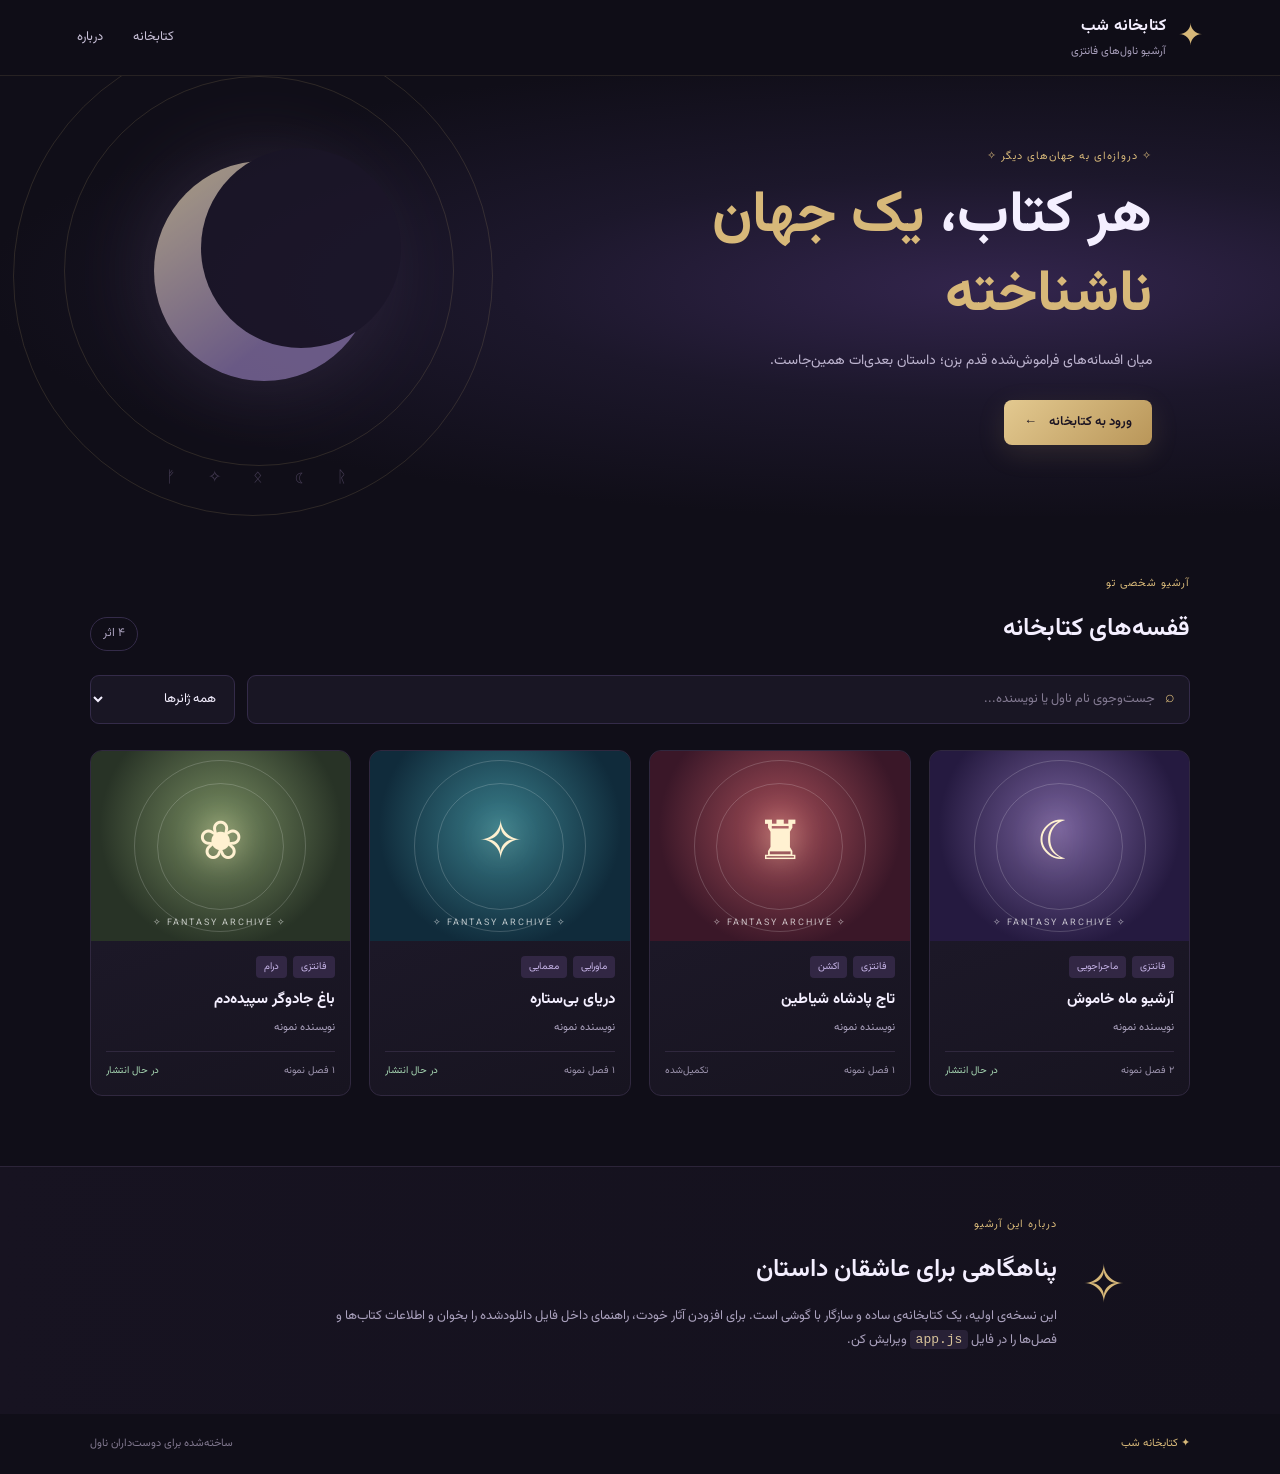
<file: index.html>
<!doctype html>
<html lang="fa" dir="rtl">
<head>
  <meta charset="utf-8">
  <meta name="viewport" content="width=device-width, initial-scale=1">
  <meta name="theme-color" content="#100e18">
  <meta name="description" content="کتابخانه‌ای تاریک و فانتزی برای آرشیو و مطالعه آنلاین ناول‌ها">
  <title>کتابخانه شب | آرشیو ناول</title>
  <link rel="stylesheet" href="style.css">
</head>
<body>
  <header class="topbar">
    <a class="brand" href="#" id="homeLink" aria-label="صفحه اصلی">
      <span class="brand-mark">✦</span>
      <span><strong>کتابخانه شب</strong><small>آرشیو ناول‌های فانتزی</small></span>
    </a>
    <button class="menu-button" id="menuButton" aria-label="نمایش منو">☰</button>
    <nav id="topNav">
      <a href="#library">کتابخانه</a>
      <a href="#about">درباره</a>
    </nav>
  </header>

  <main>
    <section class="hero">
      <div class="hero-orb orb-one"></div><div class="hero-orb orb-two"></div>
      <div class="hero-content">
        <p class="eyebrow">✧ دروازه‌ای به جهان‌های دیگر ✧</p>
        <h1>هر کتاب، <span>یک جهان ناشناخته</span></h1>
        <p class="hero-copy">میان افسانه‌های فراموش‌شده قدم بزن؛ داستان بعدی‌ات همین‌جاست.</p>
        <a class="primary-button" href="#library">ورود به کتابخانه <span>←</span></a>
      </div>
      <div class="moon" aria-hidden="true"><span></span></div>
      <div class="hero-runes" aria-hidden="true">ᚠ　✧　ᛟ　☾　ᚱ</div>
    </section>

    <section class="library-section" id="library">
      <div class="section-heading">
        <div><p class="eyebrow">آرشیو شخصی تو</p><h2>قفسه‌های کتابخانه</h2></div>
        <span class="count" id="novelCount">۰ اثر</span>
      </div>
      <div class="tools">
        <label class="search-box"><span>⌕</span><input id="searchInput" type="search" placeholder="جست‌وجوی نام ناول یا نویسنده..." autocomplete="off"></label>
        <select id="genreFilter" aria-label="فیلتر ژانر">
          <option value="all">همه ژانرها</option>
        </select>
      </div>
      <div id="novelGrid" class="novel-grid"></div>
      <p id="emptyState" class="empty-state" hidden>چیزی پیدا نشد؛ عبارت دیگری را امتحان کن.</p>
    </section>

    <section class="about-section" id="about">
      <div class="sigil">✧</div>
      <div><p class="eyebrow">درباره این آرشیو</p><h2>پناهگاهی برای عاشقان داستان</h2>
      <p>این نسخه‌ی اولیه، یک کتابخانه‌ی ساده و سازگار با گوشی است. برای افزودن آثار خودت، راهنمای داخل فایل دانلودشده را بخوان و اطلاعات کتاب‌ها و فصل‌ها را در فایل <code>app.js</code> ویرایش کن.</p></div>
    </section>
  </main>

  <footer><span>✦ کتابخانه شب</span><span>ساخته‌شده برای دوست‌داران ناول</span></footer>

  <div class="modal-backdrop" id="novelModal" hidden>
    <section class="modal" role="dialog" aria-modal="true" aria-labelledby="modalTitle">
      <button class="close-button" id="closeModal" aria-label="بستن">×</button>
      <div id="novelDetails"></div>
    </section>
  </div>

  <div class="reader-backdrop" id="reader" hidden>
    <article class="reader-panel">
      <header class="reader-top">
        <button id="closeReader" class="text-button">← بازگشت به کتاب</button>
        <button id="fontMinus" class="reader-control" aria-label="کوچک کردن متن">A−</button>
        <button id="fontPlus" class="reader-control" aria-label="بزرگ کردن متن">A+</button>
      </header>
      <div class="reader-inner">
        <p class="eyebrow" id="readerNovel"></p>
        <h1 id="chapterTitle"></h1>
        <div class="reader-rule">✦ ───────── ✦</div>
        <div id="chapterText" class="chapter-text"></div>
        <div class="chapter-navigation">
          <button id="prevChapter" class="secondary-button">فصل قبلی</button>
          <span id="chapterPosition"></span>
          <button id="nextChapter" class="primary-button">فصل بعدی ←</button>
        </div>
      </div>
    </article>
  </div>
  <script src="app.js"></script>
</body>
</html>
</file>
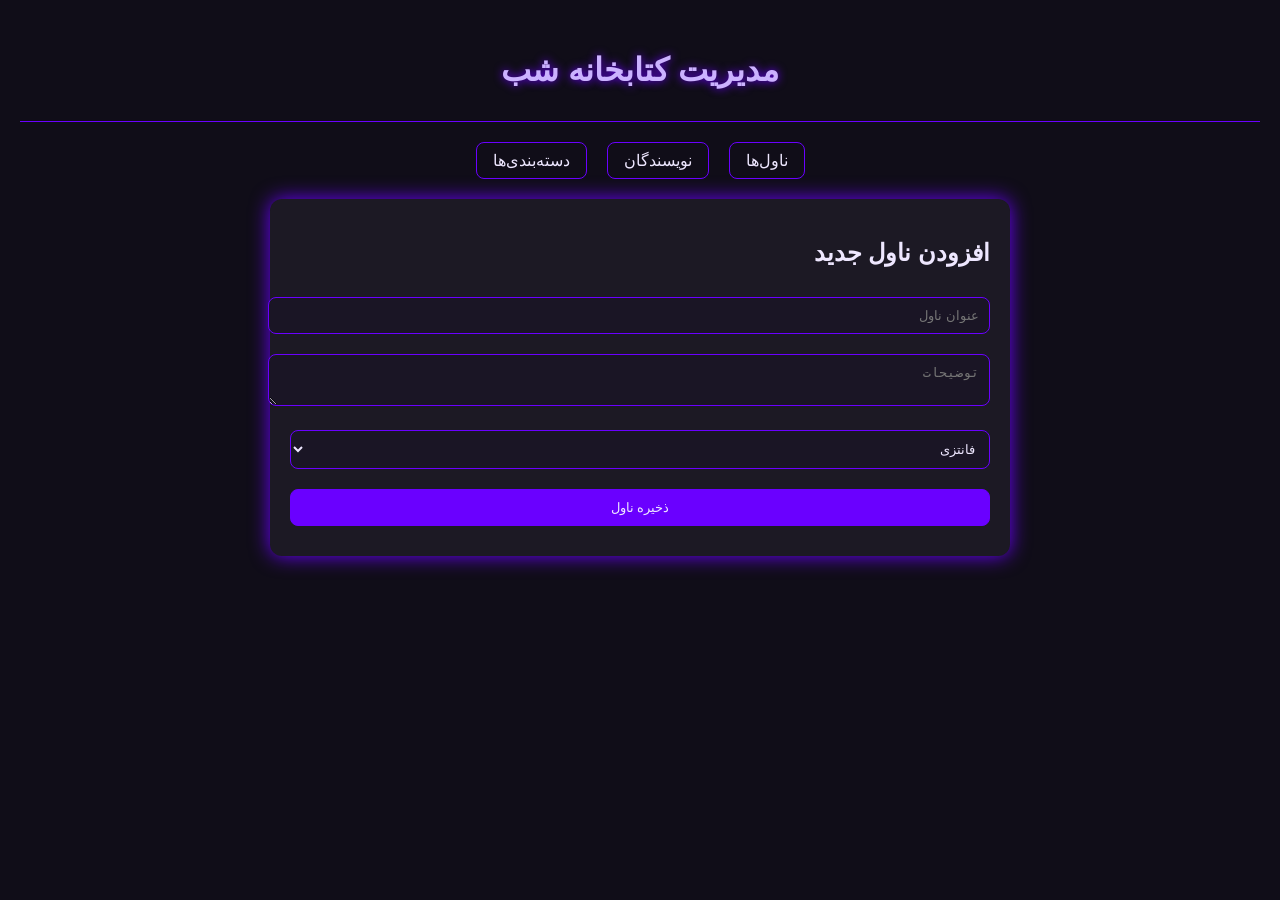
<file: admin.html>
<!DOCTYPE html>
<html lang="fa" dir="rtl">
<head>
  <meta charset="UTF-8">
  <meta name="viewport" content="width=device-width, initial-scale=1.0">
  <title>مدیریت کتابخانه شب</title>
  <style>
    body {
      margin: 0;
      padding: 20px;
      background: #100d18;
      color: #eee7ff;
      font-family: sans-serif;
    }
    header {
      text-align: center;
      padding: 10px 0;
      border-bottom: 1px solid #6a00ff;
      color: #cbb2ff;
      text-shadow: 0 0 10px #6a00ff;
    }
    nav {
      display: flex;
      justify-content: center;
      gap: 20px;
      margin: 20px 0;
    }
    nav a {
      color: #eee7ff;
      text-decoration: none;
      padding: 8px 16px;
      border: 1px solid #6a00ff;
      border-radius: 8px;
      transition: 0.3s;
    }
    nav a:hover {
      background: #6a00ff;
      color: #fff;
    }
    main {
      max-width: 700px;
      margin: 0 auto;
      background: rgba(255,255,255,0.05);
      border-radius: 12px;
      box-shadow: 0 0 20px #6a00ff;
      padding: 20px;
    }
    input, textarea, select, button {
      width: 100%;
      margin: 10px 0;
      padding: 10px;
      border-radius: 8px;
      border: 1px solid #6a00ff;
      background: #1a1525;
      color: #eee7ff;
    }
    button {
      background: #6a00ff;
      cursor: pointer;
      transition: 0.3s;
    }
    button:hover {
      background: #8a2fff;
    }
  </style>
</head>
<body>
  <header>
    <h1>مدیریت کتابخانه شب</h1>
  </header>
  <nav>
    <a href="#novels">ناول‌ها</a>
    <a href="#authors">نویسندگان</a>
    <a href="#categories">دسته‌بندی‌ها</a>
  </nav>
  <main>
    <section id="novels">
      <h2>افزودن ناول جدید</h2>
      <input type="text" placeholder="عنوان ناول">
      <textarea placeholder="توضیحات"></textarea>
      <select>
        <option>فانتزی</option>
        <option>درام</option>
        <option>اکشن</option>
      </select>
      <button>ذخیره ناول</button>
    </section>
  </main>
</body>
</html>
</file>
<file: style.css>
@import url('https://fonts.googleapis.com/css2?family=Vazirmatn:wght@300;400;500;600;700;800&display=swap');
:root{--bg:#100e18;--panel:#191624;--panel2:#211c30;--line:#342b49;--text:#f4efff;--muted:#aaa1bd;--gold:#d7b879;--purple:#a58ae8;--glow:rgba(165,138,232,.2)}
*{box-sizing:border-box}html{scroll-behavior:smooth}body{margin:0;background:var(--bg);color:var(--text);font-family:"Vazirmatn",Tahoma,sans-serif;line-height:1.8}a{color:inherit;text-decoration:none}button,input,select{font:inherit}button{cursor:pointer}.topbar{height:76px;display:flex;align-items:center;justify-content:space-between;padding:0 clamp(18px,6vw,88px);border-bottom:1px solid rgba(215,184,121,.12);background:rgba(16,14,24,.92);position:sticky;top:0;z-index:5;backdrop-filter:blur(14px)}.brand{display:flex;align-items:center;gap:12px}.brand-mark{font-size:30px;color:var(--gold)}.brand strong,.brand small{display:block}.brand strong{font-size:16px;letter-spacing:.2px}.brand small{font-size:11px;color:var(--muted)}nav{display:flex;gap:30px;color:#c9c1d8;font-size:13px}nav a:hover{color:var(--gold)}.menu-button{display:none;background:none;border:0;color:var(--text);font-size:24px}
.hero{min-height:440px;position:relative;overflow:hidden;display:flex;align-items:center;padding:68px clamp(22px,10vw,150px);background:radial-gradient(ellipse at 78% 48%,#33254d 0%,#1c172b 35%,#100e18 72%)}.hero-content{position:relative;z-index:2;max-width:620px}.eyebrow{color:var(--gold);font-size:11px;letter-spacing:1px;margin:0 0 12px}.hero h1{font-size:clamp(32px,5vw,58px);line-height:1.35;margin:0 0 14px;font-weight:700}.hero h1 span{color:var(--gold)}.hero-copy{color:#bdb4cf;font-size:14px;max-width:450px;margin-bottom:26px}.primary-button,.secondary-button{display:inline-flex;align-items:center;justify-content:center;gap:12px;border:0;border-radius:8px;padding:11px 20px;font-size:13px;font-weight:600;transition:.2s}.primary-button{background:linear-gradient(135deg,#e3c990,#b99659);color:#1b1422;box-shadow:0 8px 28px rgba(215,184,121,.13)}.primary-button:hover{transform:translateY(-2px);filter:brightness(1.06)}.secondary-button{background:#282236;color:#e5dff0;border:1px solid #433750}.moon{position:absolute;width:220px;height:220px;border-radius:50%;left:12%;top:85px;background:linear-gradient(145deg,#e7d7ad,#8b76ad 70%);opacity:.72;box-shadow:0 0 90px rgba(190,157,218,.22)}.moon span{position:absolute;width:200px;height:200px;right:-27px;top:-13px;border-radius:50%;background:#1d172b}.hero-orb{position:absolute;border:1px solid rgba(215,184,121,.15);border-radius:50%}.orb-one{width:390px;height:390px;left:5%;top:0}.orb-two{width:480px;height:480px;left:1%;top:-40px}.hero-runes{position:absolute;left:13%;bottom:22px;color:#a28cbd;opacity:.35;letter-spacing:8px}
.library-section{padding:58px clamp(18px,7vw,100px) 70px;max-width:1500px;margin:auto}.section-heading{display:flex;align-items:end;justify-content:space-between;margin-bottom:24px}.section-heading h2,.about-section h2{font-size:25px;margin:0;font-weight:600}.count{font-size:12px;color:var(--muted);border:1px solid var(--line);padding:5px 12px;border-radius:20px}.tools{display:flex;gap:12px;margin-bottom:26px}.search-box{display:flex;align-items:center;gap:10px;flex:1;background:var(--panel);border:1px solid var(--line);border-radius:9px;padding:0 14px;color:var(--gold)}.search-box input{width:100%;padding:12px 0;background:transparent;border:0;outline:0;color:var(--text);font-size:13px}.search-box input::placeholder{color:#827991}.tools select{background:var(--panel);border:1px solid var(--line);color:var(--text);padding:0 14px;border-radius:9px;min-width:145px;outline:none;font-size:13px}.novel-grid{display:grid;grid-template-columns:repeat(4,minmax(0,1fr));gap:18px}.novel-card{background:linear-gradient(160deg,#201b2d,#171420);border:1px solid #30283f;border-radius:12px;overflow:hidden;transition:.25s;cursor:pointer;min-width:0}.novel-card:hover{transform:translateY(-5px);border-color:#766092;box-shadow:0 15px 35px rgba(0,0,0,.18)}.cover{height:190px;display:flex;align-items:center;justify-content:center;position:relative;overflow:hidden;background:radial-gradient(circle at 50% 40%,var(--cover2),var(--cover1) 70%)}.cover:before,.cover:after{content:"";position:absolute;border:1px solid rgba(255,255,255,.18);border-radius:50%;width:170px;height:170px}.cover:after{width:125px;height:125px}.cover-symbol{font-size:54px;z-index:1;color:#fff1d1;text-shadow:0 0 30px rgba(255,235,190,.55)}.cover-label{position:absolute;bottom:10px;right:12px;left:12px;text-align:center;font-size:9px;letter-spacing:2px;color:rgba(255,255,255,.7)}.card-body{padding:15px}.tags{display:flex;gap:6px;flex-wrap:wrap;margin-bottom:8px}.tag{font-size:10px;color:#c5b3e6;background:#322744;padding:2px 8px;border-radius:4px}.novel-card h3{font-size:15px;margin:0 0 5px;white-space:nowrap;overflow:hidden;text-overflow:ellipsis}.author{font-size:11px;color:var(--muted);margin:0 0 13px}.card-bottom{border-top:1px solid #30283e;padding-top:10px;display:flex;align-items:center;justify-content:space-between;color:#9e95af;font-size:10px}.status{color:#a7d7b3}.empty-state{text-align:center;color:var(--muted);padding:40px}.about-section{border-top:1px solid #2c2439;padding:48px clamp(20px,12vw,170px);display:flex;gap:25px;align-items:center;background:linear-gradient(90deg,#171321,#14111d)}.about-section>div:last-child{max-width:760px}.about-section p:not(.eyebrow){font-size:13px;color:var(--muted)}.sigil{font-size:52px;color:var(--gold)}code{color:#d8c39a;background:#282136;padding:2px 6px;border-radius:4px}footer{padding:20px clamp(20px,7vw,100px);display:flex;justify-content:space-between;color:#81788f;font-size:11px}footer span:first-child{color:var(--gold)}
.modal-backdrop,.reader-backdrop{position:fixed;inset:0;background:rgba(5,4,10,.8);z-index:10;display:flex;align-items:center;justify-content:center;padding:18px;backdrop-filter:blur(8px)}[hidden]{display:none!important}.modal{position:relative;width:min(720px,100%);max-height:90vh;overflow:auto;background:#191522;border:1px solid #40334f;border-radius:15px;padding:28px}.close-button{position:absolute;left:18px;top:12px;border:0;background:none;color:#cfc4df;font-size:28px}.detail-head{display:flex;gap:20px;padding-bottom:20px;border-bottom:1px solid var(--line)}.detail-cover{flex:0 0 130px;height:180px;border-radius:9px;display:flex;align-items:center;justify-content:center;font-size:45px;background:radial-gradient(circle,#55436d,#21172e)}.detail-head h2{margin:4px 0;font-size:24px}.detail-head p{font-size:12px;color:var(--muted)}.detail-description{font-size:13px;color:#c8bfd4;margin:20px 0}.chapter-list{display:grid;gap:8px}.chapter-link{display:flex;justify-content:space-between;align-items:center;gap:12px;background:#211c2d;border:1px solid #332a41;border-radius:7px;padding:10px 13px;font-size:12px}.chapter-link:hover{border-color:#8066a5}.chapter-link span:last-child{color:var(--gold);white-space:nowrap}.reader-backdrop{padding:0;align-items:stretch}.reader-panel{width:100%;height:100%;overflow:auto;background:#121019}.reader-top{position:sticky;top:0;display:flex;align-items:center;justify-content:flex-start;gap:10px;padding:14px max(18px,calc((100vw - 800px)/2));background:rgba(18,16,25,.96);border-bottom:1px solid #30283b;z-index:2}.text-button,.reader-control{background:#211c2c;border:1px solid #393047;color:#dcd2e9;padding:6px 12px;border-radius:6px;font-size:12px}.text-button{margin-left:auto}.reader-inner{max-width:760px;margin:45px auto;padding:0 24px 60px}.reader-inner h1{font-size:clamp(24px,4vw,36px);line-height:1.5;margin:0}.reader-rule{text-align:center;color:var(--gold);margin:25px 0}.chapter-text{font-size:18px;line-height:2.25;color:#e4ddec;white-space:normal}.chapter-text p{margin:0 0 1.4em}.chapter-navigation{display:flex;justify-content:space-between;align-items:center;gap:12px;border-top:1px solid var(--line);padding-top:22px;margin-top:40px}.chapter-navigation span{font-size:11px;color:var(--muted);text-align:center}
@media(max-width:900px){.novel-grid{grid-template-columns:repeat(3,minmax(0,1fr))}.moon{left:2%;opacity:.4}.hero{padding-right:7vw}}@media(max-width:640px){.topbar{height:66px}.menu-button{display:block}nav{display:none;position:absolute;top:65px;left:12px;right:12px;padding:15px;background:#211c2d;border:1px solid var(--line);border-radius:8px;flex-direction:column;gap:12px}nav.open{display:flex}.hero{min-height:390px;padding:54px 22px}.hero h1{font-size:34px}.hero-copy{font-size:13px}.moon{width:160px;height:160px;top:190px;left:-20px;opacity:.2}.moon span{width:145px;height:145px}.hero-runes{left:20px}.library-section{padding:40px 16px 50px}.section-heading h2{font-size:21px}.tools{flex-direction:column}.tools select{height:44px}.novel-grid{grid-template-columns:repeat(2,minmax(0,1fr));gap:11px}.cover{height:150px}.card-body{padding:11px}.novel-card h3{font-size:13px}.about-section{padding:35px 22px;gap:15px;align-items:flex-start}.sigil{font-size:34px}.about-section h2{font-size:20px}footer{gap:8px;flex-wrap:wrap}.modal{padding:24px 15px}.detail-head{gap:12px}.detail-cover{flex-basis:95px;height:140px}.detail-head h2{font-size:19px}.reader-inner{margin:28px auto;padding:0 20px 45px}.chapter-text{font-size:17px}.chapter-navigation{flex-wrap:wrap}.chapter-navigation span{order:3;width:100%}}@media(max-width:360px){.novel-grid{grid-template-columns:1fr 1fr}.cover{height:125px}.cover-symbol{font-size:42px}}
</file>
